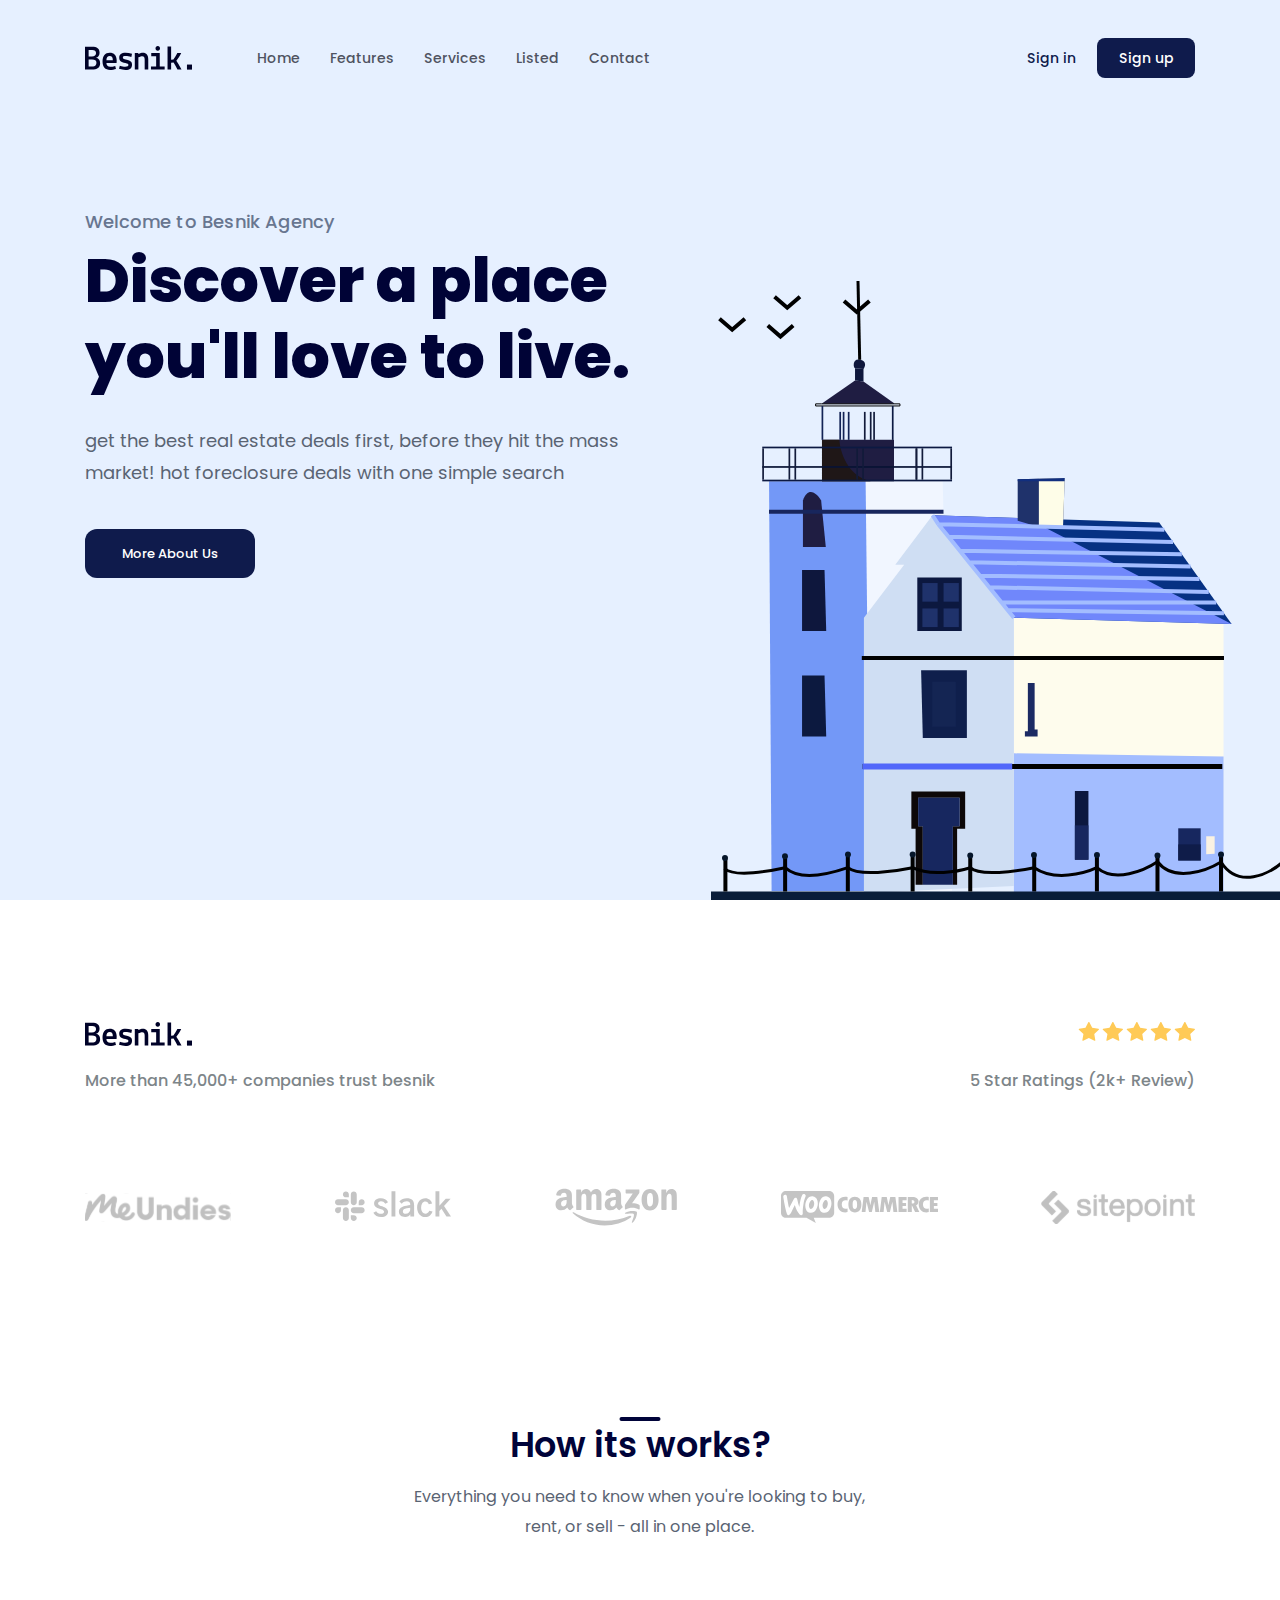
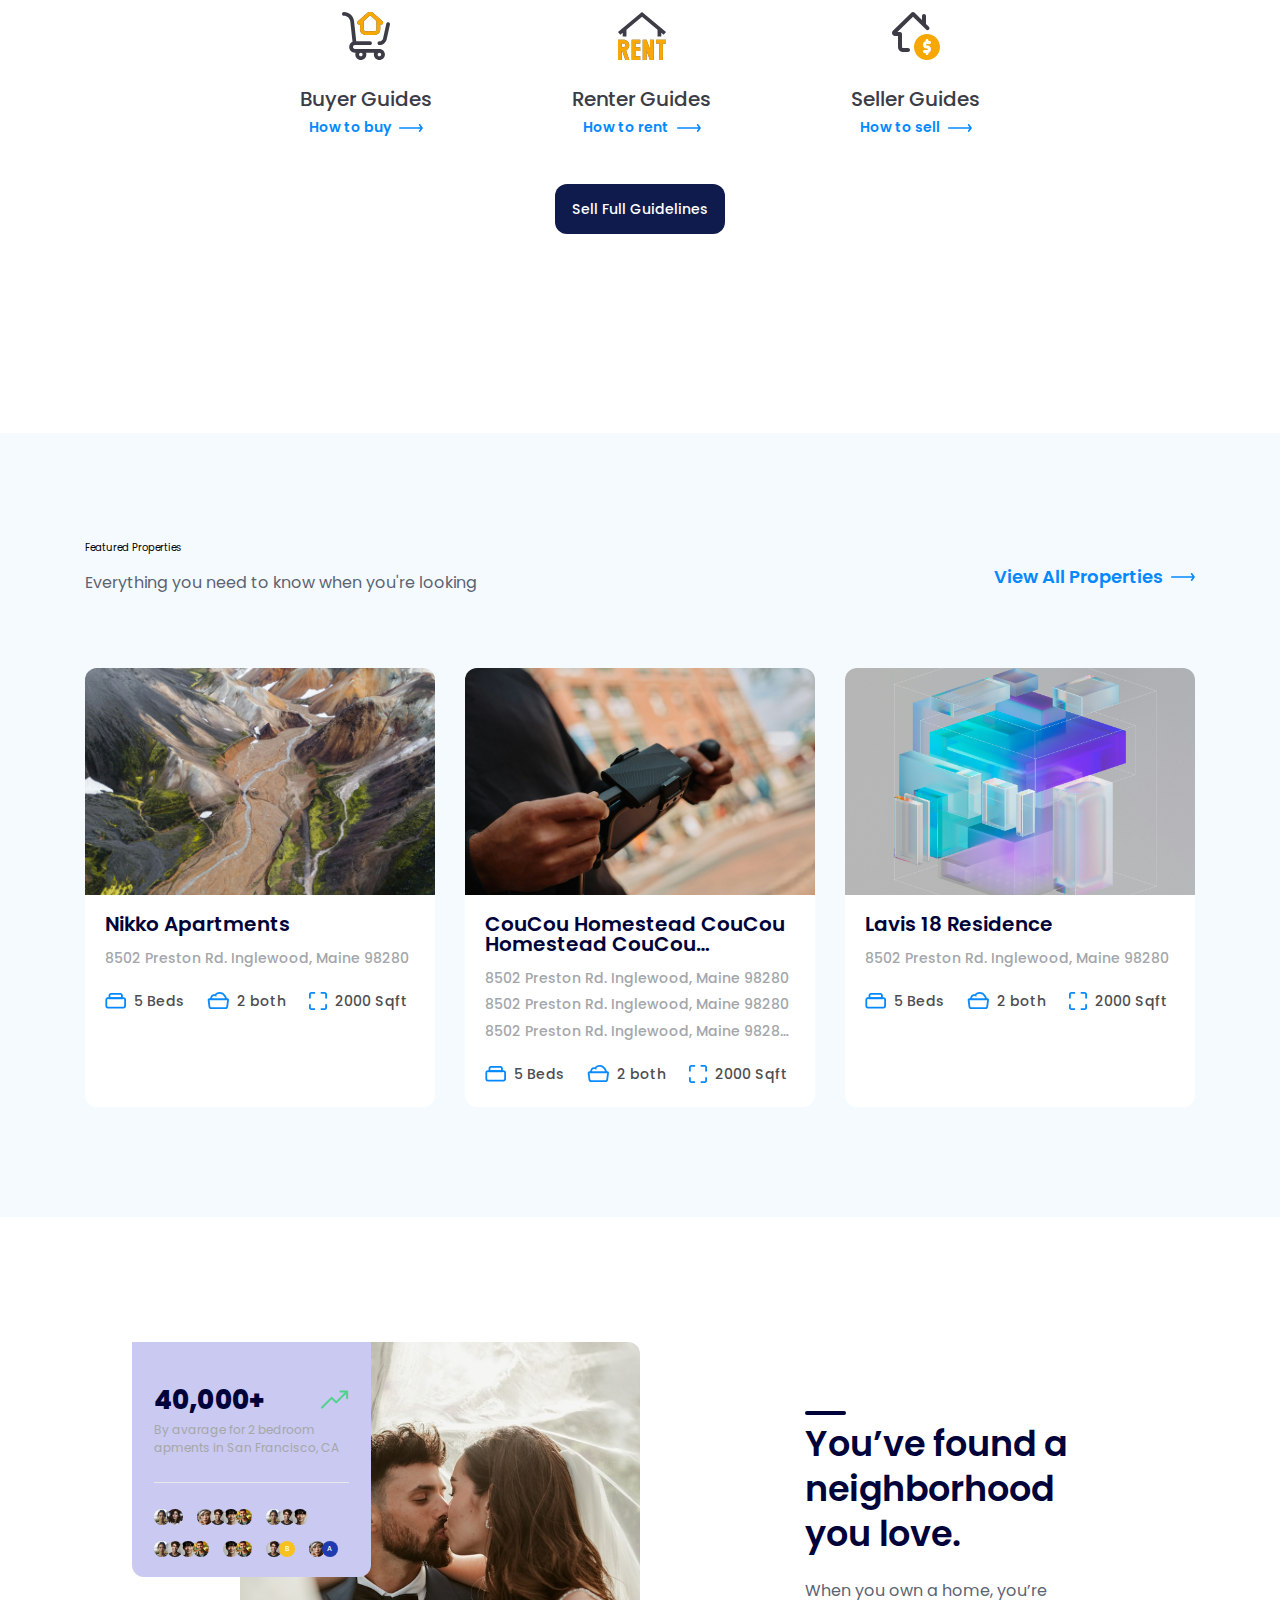
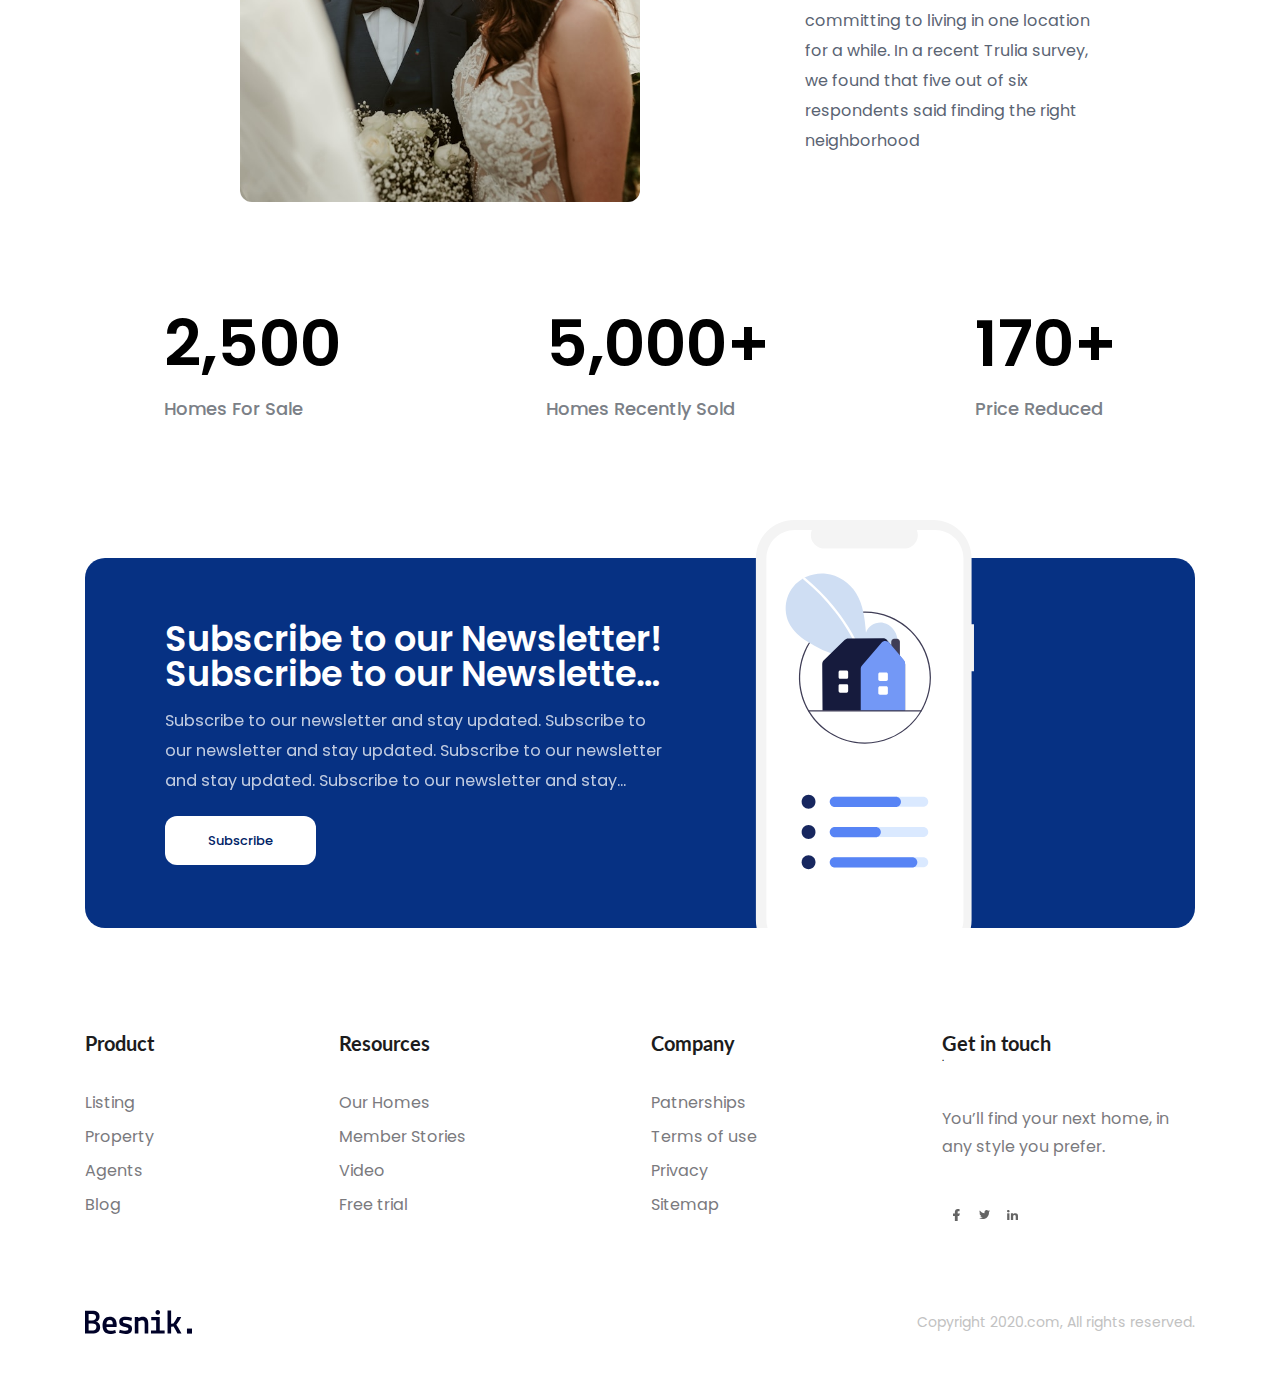
<file: index.html>
<!DOCTYPE html>
<html lang="en">
    <head>
        <meta charset="UTF-8" />
        <meta name="viewport" content="width=device-width, initial-scale=1.0" />
        <title>pr1</title>
        <!-- reset css -->
        <link rel="stylesheet" href="./assests/css/reset.css" />
        <!-- styles -->
        <link rel="stylesheet" href="./assests/css/styles.css" />
        <!-- embed font -->
        <link rel="stylesheet" href="./assests/fonts/stylesheet.css" />
        <link rel="preconnect" href="https://fonts.googleapis.com" />
        <link rel="preconnect" href="https://fonts.gstatic.com" crossorigin />
        <link
            href="https://fonts.googleapis.com/css2?family=Lato:ital,wght@0,100;0,300;0,400;0,700;0,900;1,100;1,300;1,400;1,700;1,900&display=swap"
            rel="stylesheet"
        />
    </head>
    <body>
        <main>
            <!-- Header -->
            <header class="header">
                <div class="content">
                    <nav class="navbar">
                        <!-- Logo -->
                        <img src="./assests/img/logo.svg" alt="Besnik." />
                        <!-- Navigation -->
                        <ul>
                            <li><a href="#!">Home</a></li>
                            <li><a href="#!">Features</a></li>
                            <li><a href="#!">Services</a></li>
                            <li><a href="#!">Listed</a></li>
                            <li><a href="#!">Contact </a></li>
                        </ul>
                        <!-- Action -->
                        <div class="action">
                            <a href="#!" class="action-link">Sign in</a>
                            <a href="#!" class="btn action-btn">Sign up</a>
                        </div>
                    </nav>

                    <div class="hero">
                        <div class="info">
                            <p class="sub-title">Welcome to Besnik Agency</p>
                            <h1 class="title">
                                Discover a place you'll love to live.
                            </h1>
                            <p class="desc">
                                get the best real estate deals first, before
                                they hit the mass market! hot foreclosure deals
                                with one simple search
                            </p>
                            <a href="#!" class="btn hero-cta">More About Us</a>
                        </div>

                        <img
                            src="./assests/img/hero-img.svg"
                            alt="Discover a place
                        you'll love to live."
                            class="hero-img"
                        />
                    </div>
                </div>
            </header>
            <!-- CLIENTS -->
            <div class="clients">
                <div class="content">
                    <div class="row">
                        <!-- LOGO -->
                        <img src="./assests/img/logo.svg" alt="Besnik." />
                        <!-- STARS -->
                        <div class="stars">
                            <img src="./assests/img/star.svg" alt="Star" />
                            <img src="./assests/img/star.svg" alt="Star" />
                            <img src="./assests/img/star.svg" alt="Star" />
                            <img src="./assests/img/star.svg" alt="Star" />
                            <img src="./assests/img/star.svg" alt="Star" />
                        </div>
                    </div>
                    <div class="row row-desc">
                        <p class="desc">
                            More than 45,000+ companies trust besnik
                        </p>
                        <p class="desc">5 Star Ratings (2k+ Review)</p>
                    </div>
                    <div class="images">
                        <img src="./assests/img/client-1.svg" alt="Client-1" />
                        <img src="./assests/img/client-2.svg" alt="Client-2" />
                        <img src="./assests/img/client-3.svg" alt="Client-3" />
                        <img src="./assests/img/client-4.svg" alt="Client-4" />
                        <img src="./assests/img/client-5.svg" alt="Client-5" />
                    </div>
                </div>
            </div>

            <!-- GUIDES -->
            <div class="guides">
                <div class="content">
                    <h2 class="sub-title">How its works?</h2>
                    <p class="desc">
                        Everything you need to know when you're looking to buy,
                        rent, or sell - all in one place.
                    </p>

                    <!-- list-guides -->
                    <ul class="list-guide">
                        <li class="guide-item">
                            <img
                                src="./assests/img/buyer-icon.svg"
                                alt="Buyer"
                                class="icon"
                            />
                            <h3 class="title">Buyer Guides</h3>
                            <a href="#!" class="link"
                                ><span>How to buy</span
                                ><img
                                    src="./assests/img/arrow-right.svg"
                                    alt=""
                                    class="arrow"
                            /></a>
                        </li>
                        <li class="guide-item">
                            <img
                                src="./assests/img/renter-icon.svg"
                                alt="Buyer"
                                class="icon"
                            />
                            <h3 class="title">Renter Guides</h3>
                            <a href="#!" class="link"
                                ><span>How to rent</span
                                ><img
                                    src="./assests/img/arrow-right.svg"
                                    alt=""
                                    class="arrow"
                            /></a>
                        </li>
                        <li class="guide-item">
                            <img
                                src="./assests/img/seller-icon.svg"
                                alt="Buyer"
                                class="icon"
                            />
                            <h3 class="title">Seller Guides</h3>
                            <a href="#!" class="link"
                                ><span>How to sell</span
                                ><img
                                    src="./assests/img/arrow-right.svg"
                                    alt=""
                                    class="arrow"
                            /></a>
                        </li>
                    </ul>

                    <div class="guide-cta">
                        <a href="#!" class="btn">Sell Full Guidelines</a>
                    </div>
                </div>
            </div>

            <!-- Feature -->
            <div class="feature">
                <div class="content">
                    <header class="headers">
                        <h2 class="title">Featured Properties</h2>
                        <div class="row">
                            <p class="desc">
                                Everything you need to know when you're looking
                            </p>
                            <a href="#!" class="link"
                                ><span>View All Properties</span
                                ><img
                                    src="./assests/img/arrow-right.svg"
                                    alt=""
                                    class="arrow"
                            /></a>
                        </div>
                    </header>

                    <div class="list">
                        <!-- item1 -->
                        <div class="item">
                            <a href="#!">
                                <img
                                    src="./assests/img/feature-1.jpg"
                                    alt="Nikko Apartments"
                                    class="thumb"
                                />
                            </a>
                            <div class="body">
                                <h3 class="title">
                                    <a href="#!">Nikko Apartments</a>
                                </h3>
                                <p class="desc">
                                    8502 Preston Rd. Inglewood, Maine 98280
                                </p>
                                <div class="info">
                                    <img
                                        src="./assests/img/beds.svg"
                                        alt=""
                                        class="icon"
                                    /><span class="label">5 Beds</span>

                                    <img
                                        src="./assests/img/both.svg"
                                        alt=""
                                        class="icon"
                                    /><span class="label">2 both</span>

                                    <img
                                        src="./assests/img/sqft.svg"
                                        alt=""
                                        class="icon"
                                    /><span class="label">2000 Sqft</span>
                                </div>
                            </div>
                        </div>

                        <!-- item2 -->
                        <div class="item">
                            <a href="#!">
                                <img
                                    src="./assests/img/feature-2.jpg"
                                    alt="Nikko Apartments"
                                    class="thumb"
                                />
                            </a>
                            <div class="body">
                                <h3 class="title">
                                    <a href="#!" class="line-clamp"
                                        >CouCou Homestead CouCou Homestead
                                        CouCou Homestead CouCou Homestead CouCou
                                        Homestead CouCou Homestead CouCou
                                        Homestead CouCou Homestead CouCou
                                        Homestead CouCou Homestead
                                    </a>
                                </h3>
                                <p
                                    class="desc line-clamp"
                                    style="--line-clamp: 3"
                                >
                                    8502 Preston Rd. Inglewood, Maine 98280 8502
                                    Preston Rd. Inglewood, Maine 98280 8502
                                    Preston Rd. Inglewood, Maine 98280 8502
                                    Preston Rd. Inglewood, Maine 98280 8502
                                    Preston Rd. Inglewood, Maine 98280 8502
                                    Preston Rd. Inglewood, Maine 98280 8502
                                    Preston Rd. Inglewood, Maine 98280 8502
                                    Preston Rd. Inglewood, Maine 98280
                                </p>
                                <div class="info">
                                    <img
                                        src="./assests/img/beds.svg"
                                        alt=""
                                        class="icon"
                                    /><span class="label">5 Beds</span>

                                    <img
                                        src="./assests/img/both.svg"
                                        alt=""
                                        class="icon"
                                    /><span class="label">2 both</span>

                                    <img
                                        src="./assests/img/sqft.svg"
                                        alt=""
                                        class="icon"
                                    /><span class="label">2000 Sqft</span>
                                </div>
                            </div>
                        </div>

                        <!-- item3 -->
                        <div class="item">
                            <a href="#!">
                                <img
                                    src="./assests/img/feature-3.jpg"
                                    alt="Nikko Apartments"
                                    class="thumb"
                                />
                            </a>
                            <div class="body">
                                <h3 class="title">
                                    <a href="#!">Lavis 18 Residence</a>
                                </h3>
                                <p class="desc">
                                    8502 Preston Rd. Inglewood, Maine 98280
                                </p>
                                <div class="info">
                                    <img
                                        src="./assests/img/beds.svg"
                                        alt=""
                                        class="icon"
                                    /><span class="label">5 Beds</span>

                                    <img
                                        src="./assests/img/both.svg"
                                        alt=""
                                        class="icon"
                                    /><span class="label">2 both</span>

                                    <img
                                        src="./assests/img/sqft.svg"
                                        alt=""
                                        class="icon"
                                    /><span class="label">2000 Sqft</span>
                                </div>
                            </div>
                        </div>
                    </div>
                </div>
            </div>

            <!-- Stats: các số liệu thống kê -->
            <div class="stats">
                <div class="content">
                    <div class="row">
                        <div class="img-block">
                            <img
                                src="./assests/img/stats-img.jpg"
                                class="image"
                                alt="You’ve found a neighborhood you love."
                            />

                            <div class="stats-trend">
                                <div class="row">
                                    <strong class="value">40,000+</strong>
                                    <img
                                        src="./assests/img/arrow-trend.svg"
                                        alt=""
                                        class="icon"
                                    />
                                </div>
                                <p class="desc">
                                    By avarage for 2 bedroom apments in San
                                    Francisco, CA
                                </p>
                                <div class="separate"></div>

                                <div class="avatar-block">
                                    <div class="avatar-group">
                                        <img
                                            src="./assests/img/avatar-1.jpg"
                                            alt=""
                                            class="avatar"
                                        />
                                        <img
                                            src="./assests/img/avatar-2.jpg"
                                            alt=""
                                            class="avatar"
                                        />
                                    </div>

                                    <div class="avatar-group">
                                        <img
                                            src="./assests/img/avatar-3.jpg"
                                            alt=""
                                            class="avatar"
                                        />
                                        <img
                                            src="./assests/img/avatar-4.jpg"
                                            alt=""
                                            class="avatar"
                                        />
                                        <img
                                            src="./assests/img/avatar-5.jpg"
                                            alt=""
                                            class="avatar"
                                        />
                                        <img
                                            src="./assests/img/avatar-6.jpg"
                                            alt=""
                                            class="avatar"
                                        />
                                    </div>

                                    <div class="avatar-group">
                                        <img
                                            src="./assests/img/avatar-1.jpg"
                                            alt=""
                                            class="avatar"
                                        />

                                        <img
                                            src="./assests/img/avatar-4.jpg"
                                            alt=""
                                            class="avatar"
                                        />
                                        <img
                                            src="./assests/img/avatar-5.jpg"
                                            alt=""
                                            class="avatar"
                                        />
                                    </div>

                                    <div class="avatar-group">
                                        <img
                                            src="./assests/img/avatar-1.jpg"
                                            alt=""
                                            class="avatar"
                                        />

                                        <img
                                            src="./assests/img/avatar-4.jpg"
                                            alt=""
                                            class="avatar"
                                        />
                                        <img
                                            src="./assests/img/avatar-5.jpg"
                                            alt=""
                                            class="avatar"
                                        />
                                        <img
                                            src="./assests/img/avatar-6.jpg"
                                            alt=""
                                            class="avatar"
                                        />
                                    </div>

                                    <div class="avatar-group">
                                        <img
                                            src="./assests/img/avatar-5.jpg"
                                            alt=""
                                            class="avatar"
                                        />
                                        <img
                                            src="./assests/img/avatar-6.jpg"
                                            alt=""
                                            class="avatar"
                                        />
                                    </div>

                                    <div class="avatar-group">
                                        <img
                                            src="./assests/img/avatar-4.jpg"
                                            alt=""
                                            class="avatar"
                                        />

                                        <div class="avatar avatar-B">
                                            <span>B</span>
                                        </div>
                                    </div>

                                    <div class="avatar-group">
                                        <img
                                            src="./assests/img/avatar-3.jpg"
                                            alt=""
                                            class="avatar"
                                        />
                                        <div class="avatar avatar-A">A</div>
                                    </div>
                                </div>
                            </div>
                        </div>
                        <div class="info">
                            <h2 class="sub-title">
                                You’ve found a neighborhood you love.
                            </h2>
                            <p class="desc">
                                When you own a home, you’re committing to living
                                in one location for a while. In a recent Trulia
                                survey, we found that five out of six
                                respondents said finding the right neighborhood
                            </p>
                        </div>
                    </div>

                    <div class="row row-qty">
                        <div class="qty-item">
                            <strong class="qty">2,500</strong>
                            <p class="qty-desc">Homes For Sale</p>
                        </div>
                        <div class="qty-item">
                            <strong class="qty">5,000+</strong>
                            <p class="qty-desc">Homes Recently Sold</p>
                        </div>
                        <div class="qty-item">
                            <strong class="qty">170+</strong>
                            <p class="qty-desc">Price Reduced</p>
                        </div>
                    </div>
                </div>
            </div>

            <!-- SUBSCRIBE -->
            <div class="subscription">
                <div class="content">
                    <div class="body">
                        <div class="info">
                            <h2 class="sub-title line-clamp">
                                Subscribe to our Newsletter! Subscribe to our
                                Newsletter! Subscribe to our Newsletter!
                                Subscribe to our Newsletter!
                            </h2>
                            <p class="desc line-clamp" style="--line-clamp: 3">
                                Subscribe to our newsletter and stay updated.
                                Subscribe to our newsletter and stay updated.
                                Subscribe to our newsletter and stay updated.
                                Subscribe to our newsletter and stay updated.
                                Subscribe to our newsletter and stay updated.
                            </p>
                            <a href="#!" class="btn">Subscribe</a>
                        </div>
                        <img
                            src="./assests/img/newletter.svg"
                            alt=""
                            class="image"
                        />
                    </div>
                </div>
            </div>

            <!-- FOOTER -->
            <footer class="footer">
                <div class="content">
                    <div class="row row-top">
                        <!-- product col -->
                        <div class="col">
                            <h3 class="heading">Product</h3>
                            <ul class="list">
                                <li class="item">
                                    <a href="#!">Listing</a>
                                </li>
                                <li class="item">
                                    <a href="#!">Property</a>
                                </li>
                                <li class="item">
                                    <a href="#!">Agents</a>
                                </li>
                                <li class="item">
                                    <a href="#!">Blog</a>
                                </li>
                            </ul>
                        </div>
                        <!-- resource col -->
                        <div class="col">
                            <h3 class="heading">Resources</h3>
                            <ul class="list">
                                <li class="item">
                                    <a href="#!">Our Homes</a>
                                </li>
                                <li class="item">
                                    <a href="#!">Member Stories</a>
                                </li>
                                <li class="item">
                                    <a href="#!">Video</a>
                                </li>
                                <li class="item">
                                    <a href="#!">Free trial</a>
                                </li>
                            </ul>
                        </div>
                        <!-- company col -->
                        <div class="col">
                            <h3 class="heading">Company</h3>
                            <ul class="list">
                                <li class="item">
                                    <a href="#!">Patnerships</a>
                                </li>
                                <li class="item">
                                    <a href="#!">Terms of use</a>
                                </li>
                                <li class="item">
                                    <a href="#!">Privacy</a>
                                </li>
                                <li class="item">
                                    <a href="#!">Sitemap</a>
                                </li>
                            </ul>
                        </div>
                        <!-- get in touch col -->
                        <div class="col">
                            <h3 class="heading">Get in touch</h3>
                            .
                            <p class="desc">
                                You’ll find your next home, in any style you
                                prefer.
                            </p>
                            <div class="social">
                                <a href="#!" class="social-link">
                                    <img src="./assests/img/fb.svg" alt="" />
                                </a>
                                <a href="#!" class="social-link">
                                    <img
                                        src="./assests/img/twitter.svg"
                                        alt=""
                                    />
                                </a>
                                <a href="#!" class="social-link">
                                    <img
                                        src="./assests/img/lindedin.svg"
                                        alt=""
                                    />
                                </a>
                            </div>
                        </div>
                    </div>

                    <div class="row row-bottom">
                        <img
                            src="./assests/img/logo.svg"
                            alt="BESNIK."
                            class="logo"
                        />
                        <p class="copyright">
                            Copyright 2020.com, All rights reserved.
                        </p>
                    </div>
                </div>
            </footer>
        </main>
    </body>
</html>
</file>
<file: assests/css/styles.css>
* {
    box-sizing: border-box;
}

:root {
    --primary-color: #0f1b4c;
}

html {
    font-size: 62.5%;
}

body {
    font-size: 1.6 rem;
    font-family: "Poppins", sans-serif;
}

/* Common */
a {
    text-decoration: none;
}

.content {
    width: 1110px;
    max-width: calc(100% - 48px);
    margin-left: auto;
    margin-right: auto;
}

.btn {
    display: inline-block;
    min-width: 98px;
    border-radius: 12px;
    background: var(--primary-color);
    color: #fff;
    text-align: center;
    font-size: 1.4rem;
    font-weight: 500;
    padding: 18px 16px;
}

.btn:hover {
    opacity: 0.9;
}

.line-clamp {
    display: -webkit-box;
    -webkit-line-clamp: var(--line-clamp, 2);
    -webkit-box-orient: vertical;
    overflow: hidden;
}

/* Header */

.header {
    background: #e6f0ff;
    height: 100vh;
    position: relative;
}

.navbar {
    display: flex;
    align-items: center;
    padding-top: 38px;
}

.navbar ul {
    display: flex;
    margin-left: 50px;
}

.navbar .action {
    margin-left: auto;
}

.navbar ul a {
    color: #4f5361;
    font-size: 1.4rem;
    font-weight: 500;
    padding: 8px 15px;
}

.navbar ul a:hover {
    text-decoration: underline;
}

.navbar .action-link {
    color: var(--primary-color);
    font-size: 1.4rem;
    font-weight: 500;
}

.navbar .action-btn {
    padding: 13px 16px;
    margin-left: 18px;
    border-radius: 8px;
}
/*  */

.hero {
    margin-top: 13rem;
}

.hero .info {
    width: 51%;
}

.hero .sub-title {
    color: #687690;
    font-size: 1.8rem;
    font-weight: 500;
    line-height: 1.5;
    letter-spacing: 0.018rem;
}

.hero .title {
    color: #000336;
    font-size: 6.2rem;
    font-weight: 700;
    line-height: 7.6rem;
    margin-top: 8px;
}

.hero .desc {
    margin-top: 30px;
    color: #5a6473;
    font-size: 18px;
    font-weight: 400;
    line-height: 1.78; /* 177.778% */
}

.hero-cta {
    min-width: 170px;
    margin-top: 40px;
    font-size: 13px;
}

.hero-img {
    position: absolute;
    bottom: 0;
    right: calc((100vw - 1110px) / 2 - 100px);
}

/* Clients */

.clients {
    margin-top: 79px;
    padding: 43px 0 66px;
}

.clients .row {
    display: flex;
    justify-content: space-between;
}

.clients .stars {
    margin-left: auto;
}

.clients .desc {
    color: #7d8589;
    font-size: 1.6rem;
    font-weight: 500;
    line-height: 1.25;
}

.clients .row-desc {
    margin-top: 25px;
}

.clients .images {
    margin-top: 96px;
    align-items: center;
    display: flex;
    justify-content: space-between;
}

/* GUIDES */

.guides {
    margin-top: 41px;
    padding: 93px 0 79px;
}

.guides .sub-title {
    position: relative;
    color: #000339;
    text-align: center;
    font-size: 35px;
    font-weight: 600;
    line-height: 1;
}

.guides .sub-title::before {
    position: absolute;
    content: "";
    display: inline-block;
    width: 41px;
    height: 4px;
    border-radius: 12px;
    background: #000339;
    top: -10px;
    left: 50%;
    transform: translateX(-50%);
}

.guides .desc {
    color: #5a6473;
    margin-top: 20px;
    margin-left: auto;
    margin-right: auto;
    /* margin: 20px auto 0; */
    text-align: center;
    font-size: 1.6rem;
    font-weight: 400;
    line-height: 1.875; /* 187.5% */
    width: 41.35%;
}

.list-guide {
    margin-top: 70px;
    display: flex;
    justify-content: center;
}

.guide-item {
    margin: 0 70px;
    text-align: center;
}

.guide-item .title {
    margin-top: 26px;
    color: #3b3c45;
    font-size: 2rem;
    font-weight: 500;
    line-height: 1.1; /* 110% */
}

.guide-item .link {
    margin-top: 10px;
    display: inline-block;
    color: #0689ff;
    font-size: 1.4rem;
    font-weight: 600;
}

.guide-item .arrow {
    margin-left: 8px;
}

.guide-item .link:hover {
    text-decoration: underline;
}

.guide-cta {
    margin-top: 50px;
    text-align: center;
}

.guide-cta .btn {
    min-width: 170px;
}

/* Feature */

.feature {
    margin-top: 120px;
    padding: 110px 0;
    background: #f5fafe;
}

.feature .title a {
    color: #000339;
    font-size: 3.5rem;
    font-weight: 600;
    font-size: 2rem;
    line-height: 1;
    /* 2 dong... */
    /* display: -webkit-box;
    -webkit-line-clamp: 2;
    -webkit-box-orient: vertical;
    overflow: hidden; */
}

.feature .row {
    margin-top: 15px;
    display: flex;
    justify-content: space-between;
}

.feature .desc {
    color: #5a6473;
    font-size: 1.6rem;
    font-weight: 400;
    line-height: 1.875; /* 187.5% */
    /* 3 dong ... */
    /* display: -webkit-box;
    -webkit-line-clamp: 3;
    -webkit-box-orient: vertical;
    overflow: hidden; */
    /* --line-clamp: 3; */
}

.feature .link {
    color: #0689ff;
    font-size: 1.8rem;
    font-weight: 600;
}

.feature .arrow {
    margin-left: 8px;
    position: relative;
    top: -2px;
}

.feature .list {
    margin-top: 70px;
    gap: 30px;
    display: flex;
}

.feature .item {
    flex: 1;
    background: #fff;
    border-radius: 12px;
}

.feature .item .thumb {
    width: 100%;
    height: 227px;
    object-fit: cover;
    border-top-left-radius: 12px;
    border-top-right-radius: 12px;
}

.feature .item .body {
    padding: 17px 20px 24px;
}

.feature .item .title {
    color: #000339;
    font-size: 2rem;
    font-weight: 600;
    line-height: 1;
}

.feature .item .desc {
    margin-top: 11px;
    color: #a3a6ab;
    font-size: 1.4rem;
    font-weight: 500;
}

.feature .item .info {
    margin-top: 21px;
    display: flex;
    align-items: center;
}

.feature .item .label {
    margin-left: 8px;
    color: #4d4d52;
    font-size: 1.4rem;
    font-weight: 500;
    line-height: 1; /* 100% */
    letter-spacing: 0.14px;
}

.feature .item .icon:first-child {
    margin-left: 0;
}

.feature .item .icon {
    margin-left: 23px;
}

/* STATS */

.stats {
    margin-top: 75px;
    padding: 50px 0;
}

.stats .content {
    width: 1017px;
}

.stats .row {
    display: flex;
}

.stats .img-block,
.stats .info {
    width: 50%;
}

.stats .img-block {
    position: relative;
}

.stats .stats-trend {
    position: absolute;
    top: 0;
    left: 0;
    width: 239px;
    background: rgb(201, 201, 241);
    border-radius: 0px 0px 12px 12px;
    padding: 45px 22px 20px;
}

.stats-trend .value {
    color: #000339;
    font-size: 2.6rem;
    font-weight: 700;
    line-height: 26px; /* 100% */
    letter-spacing: 0.26px;
}

.stats-trend .icon {
    margin-left: auto;
}

.stats-trend .desc {
    color: #a7a7a7;
    font-size: 1.2rem;
    font-weight: 400;
    line-height: 18px; /* 150% */
    margin-top: 8px;
}

.stats-trend .separate {
    margin-top: 25px;
    height: 1.2px;
    background: #e9e9e9;
}

.stats .avatar-block {
    margin-top: 26px;
    display: flex;
    gap: 16px 14px;
    flex-wrap: wrap;
}

.stats .avatar-group {
    display: flex;
}

.stats .avatar:first-child {
    margin-left: 0;
}

.stats .avatar {
    width: 16px;
    height: 16px;
    object-fit: cover;
    border-radius: 50%;
    margin-left: -3px;
}

.stats .avatar-B {
    background: #f8c120;
    color: #fff;
    font-size: 0.7rem;
    font-weight: 450;
    letter-spacing: -0.145px;
    /*3 cai duoi can giua avt */
    display: flex;
    align-items: center;
    justify-content: center;
}

.stats .avatar-A {
    background: #1f3bb0;
    color: #fff;
    font-size: 0.7rem;
    font-weight: 450;
    letter-spacing: -0.145px;
    /* 2 cai duoi can giua avt */
    line-height: 16px;
    text-align: center;
}

.stats .img-block .image {
    width: 400px;
    height: 460px;
    object-fit: cover;
    border-radius: 12px;
    margin-left: auto;
    display: flex;
}

.stats .info {
    padding: 79px 0 0 165px;
}

.stats .info .sub-title {
    position: relative;
    color: #000339;
    font-size: 3.5rem;
    font-style: normal;
    font-weight: 600;
    line-height: 45px;
    width: 269px;
}

.stats .info .sub-title::before {
    content: "";
    display: block;
    position: absolute;
    width: 41px;
    height: 4px;
    border-radius: 12px;
    background: #000339;
    left: 0;
    top: -10px;
}

.stats .info .desc {
    margin-top: 20px;
    color: #5a6473;
    font-size: 1.6rem;
    font-weight: 400;
    line-height: 30px; /* 187.5% */
    width: 309px;
}

/* row-qty */

.stats .row-qty {
    margin-top: 110px;
    justify-content: space-between;
    padding: 0 32px;
}

.stats .row-qty .qty {
    color: #000;
    font-size: 6.4rem;
    font-weight: 600;
    line-height: 64px;
}

.stats .row-qty .qty-desc {
    color: #7b8087;
    font-size: 1.8rem;
    font-weight: 500;
    margin-top: 24px;
}

/* SUBSCRIBE */

.subscription {
    margin-top: 90px;
}

.subscription .body {
    height: 370px;
    border-radius: 20px;
    background: #063183;
    align-items: center;
    display: flex;
    position: relative;
}

.subscription .info {
    padding: 0 90px 0 80px;
    width: 671px;
}

.subscription .info .sub-title {
    color: #fff;
    font-size: 3.5rem;
    font-weight: 600;
    line-height: 35px;
}

.subscription .info .desc {
    margin-top: 15px;
    color: #fff;
    font-size: 1.6rem;
    font-weight: 400;
    line-height: 1.875; /* 187.5% */
    opacity: 0.75;
}

.subscription .info .btn {
    min-width: 151px;
    margin-top: 20px;
    background: #fff;
    color: #002366;
    font-size: 1.3rem;
}

.subscription .image {
    position: absolute;
    bottom: 0;
    right: 221px;
}

/* FOOTER */

.footer {
    margin-top: 55px;
    padding: 50px 0 58px 0;
}

.footer .row {
    display: flex;
}

.footer .row-top {
    gap: 185px;
}

.footer .heading {
    color: #1c1c1d;
    font-family: Lato, sans-serif;
    font-size: 2rem;
    font-weight: 700;
}

.footer .list,
.footer .desc {
    margin-top: 42px;
}

footer .item {
    margin-top: 18px;
}

.footer .item a,
.footer .desc {
    color: #7a7a7e;
    font-size: 1.6rem;
    font-weight: 400;
    white-space: nowrap;
}

.footer .desc {
    white-space: normal;
    line-height: 28px; /* 175% */
}

.footer .social {
    display: flex;
    margin-top: 40px;
}

.footer .social-link {
    width: 28px;
    height: 28px;
    display: flex;
    align-items: center;
    justify-content: center;
    border-radius: 3px;
}

.footer .social-link:hover {
    background: #e17676;
}

.footer .row-bottom {
    margin-top: 81px;
    display: flex;
    align-items: center;
    justify-content: space-between;
}

.footer .row-bottom .copyright {
    color: #c2c2c2;
    font-size: 1.4rem;
    font-weight: 400;
}
</file>
<file: assests/fonts/stylesheet.css>
/* ========Poppins======= */

@font-face {
    font-family: "Poppins";
    src: url("Poppins/Poppins-Black.woff2") format("woff2"),
        url("Poppins/Poppins-Black.woff") format("woff");
    font-weight: 900;
    font-style: normal;
    font-display: swap;
}

@font-face {
    font-family: "Poppins";
    src: url("Poppins/Poppins-BlackItalic.woff2") format("woff2"),
        url("Poppins/Poppins-BlackItalic.woff") format("woff");
    font-weight: 900;
    font-style: italic;
    font-display: swap;
}

@font-face {
    font-family: "Poppins";
    src: url("Poppins/Poppins-Bold.woff2") format("woff2"),
        url("Poppins/Poppins-Bold.woff") format("woff");
    font-weight: bold;
    font-style: normal;
    font-display: swap;
}

@font-face {
    font-family: "Poppins";
    src: url("Poppins/Poppins-ExtraLight.woff2") format("woff2"),
        url("Poppins/Poppins-ExtraLight.woff") format("woff");
    font-weight: 200;
    font-style: normal;
    font-display: swap;
}

@font-face {
    font-family: "Poppins";
    src: url("Poppins/Poppins-ExtraBoldItalic.woff2") format("woff2"),
        url("Poppins/Poppins-ExtraBoldItalic.woff") format("woff");
    font-weight: bold;
    font-style: italic;
    font-display: swap;
}

@font-face {
    font-family: "Poppins";
    src: url("Poppins/Poppins-ExtraBold.woff2") format("woff2"),
        url("Poppins/Poppins-ExtraBold.woff") format("woff");
    font-weight: bold;
    font-style: normal;
    font-display: swap;
}

@font-face {
    font-family: "Poppins";
    src: url("Poppins/Poppins-BoldItalic.woff2") format("woff2"),
        url("Poppins/Poppins-BoldItalic.woff") format("woff");
    font-weight: bold;
    font-style: italic;
    font-display: swap;
}

@font-face {
    font-family: "Poppins";
    src: url("Poppins/Poppins-ExtraLightItalic.woff2") format("woff2"),
        url("Poppins/Poppins-ExtraLightItalic.woff") format("woff");
    font-weight: 200;
    font-style: italic;
    font-display: swap;
}

@font-face {
    font-family: "Poppins";
    src: url("Poppins/Poppins-Italic.woff2") format("woff2"),
        url("Poppins/Poppins-Italic.woff") format("woff");
    font-weight: normal;
    font-style: italic;
    font-display: swap;
}

@font-face {
    font-family: "Poppins";
    src: url("Poppins/Poppins-LightItalic.woff2") format("woff2"),
        url("Poppins/Poppins-LightItalic.woff") format("woff");
    font-weight: 300;
    font-style: italic;
    font-display: swap;
}

@font-face {
    font-family: "Poppins";
    src: url("Poppins/Poppins-Medium.woff2") format("woff2"),
        url("Poppins/Poppins-Medium.woff") format("woff");
    font-weight: 500;
    font-style: normal;
    font-display: swap;
}

@font-face {
    font-family: "Poppins";
    src: url("Poppins/Poppins-Light.woff2") format("woff2"),
        url("Poppins/Poppins-Light.woff") format("woff");
    font-weight: 300;
    font-style: normal;
    font-display: swap;
}

@font-face {
    font-family: "Poppins";
    src: url("Poppins/Poppins-Regular.woff2") format("woff2"),
        url("Poppins/Poppins-Regular.woff") format("woff");
    font-weight: normal;
    font-style: normal;
    font-display: swap;
}

@font-face {
    font-family: "Poppins";
    src: url("Poppins/Poppins-MediumItalic.woff2") format("woff2"),
        url("Poppins/Poppins-MediumItalic.woff") format("woff");
    font-weight: 500;
    font-style: italic;
    font-display: swap;
}

@font-face {
    font-family: "Poppins";
    src: url("Poppins/Poppins-Thin.woff2") format("woff2"),
        url("Poppins/Poppins-Thin.woff") format("woff");
    font-weight: 100;
    font-style: normal;
    font-display: swap;
}

@font-face {
    font-family: "Poppins";
    src: url("Poppins/Poppins-SemiBold.woff2") format("woff2"),
        url("Poppins/Poppins-SemiBold.woff") format("woff");
    font-weight: 600;
    font-style: normal;
    font-display: swap;
}

@font-face {
    font-family: "Poppins";
    src: url("Poppins/Poppins-ThinItalic.woff2") format("woff2"),
        url("Poppins/Poppins-ThinItalic.woff") format("woff");
    font-weight: 100;
    font-style: italic;
    font-display: swap;
}

@font-face {
    font-family: "Poppins";
    src: url("Poppins/Poppins-SemiBoldItalic.woff2") format("woff2"),
        url("Poppins/Poppins-SemiBoldItalic.woff") format("woff");
    font-weight: 600;
    font-style: italic;
    font-display: swap;
}
</file>
